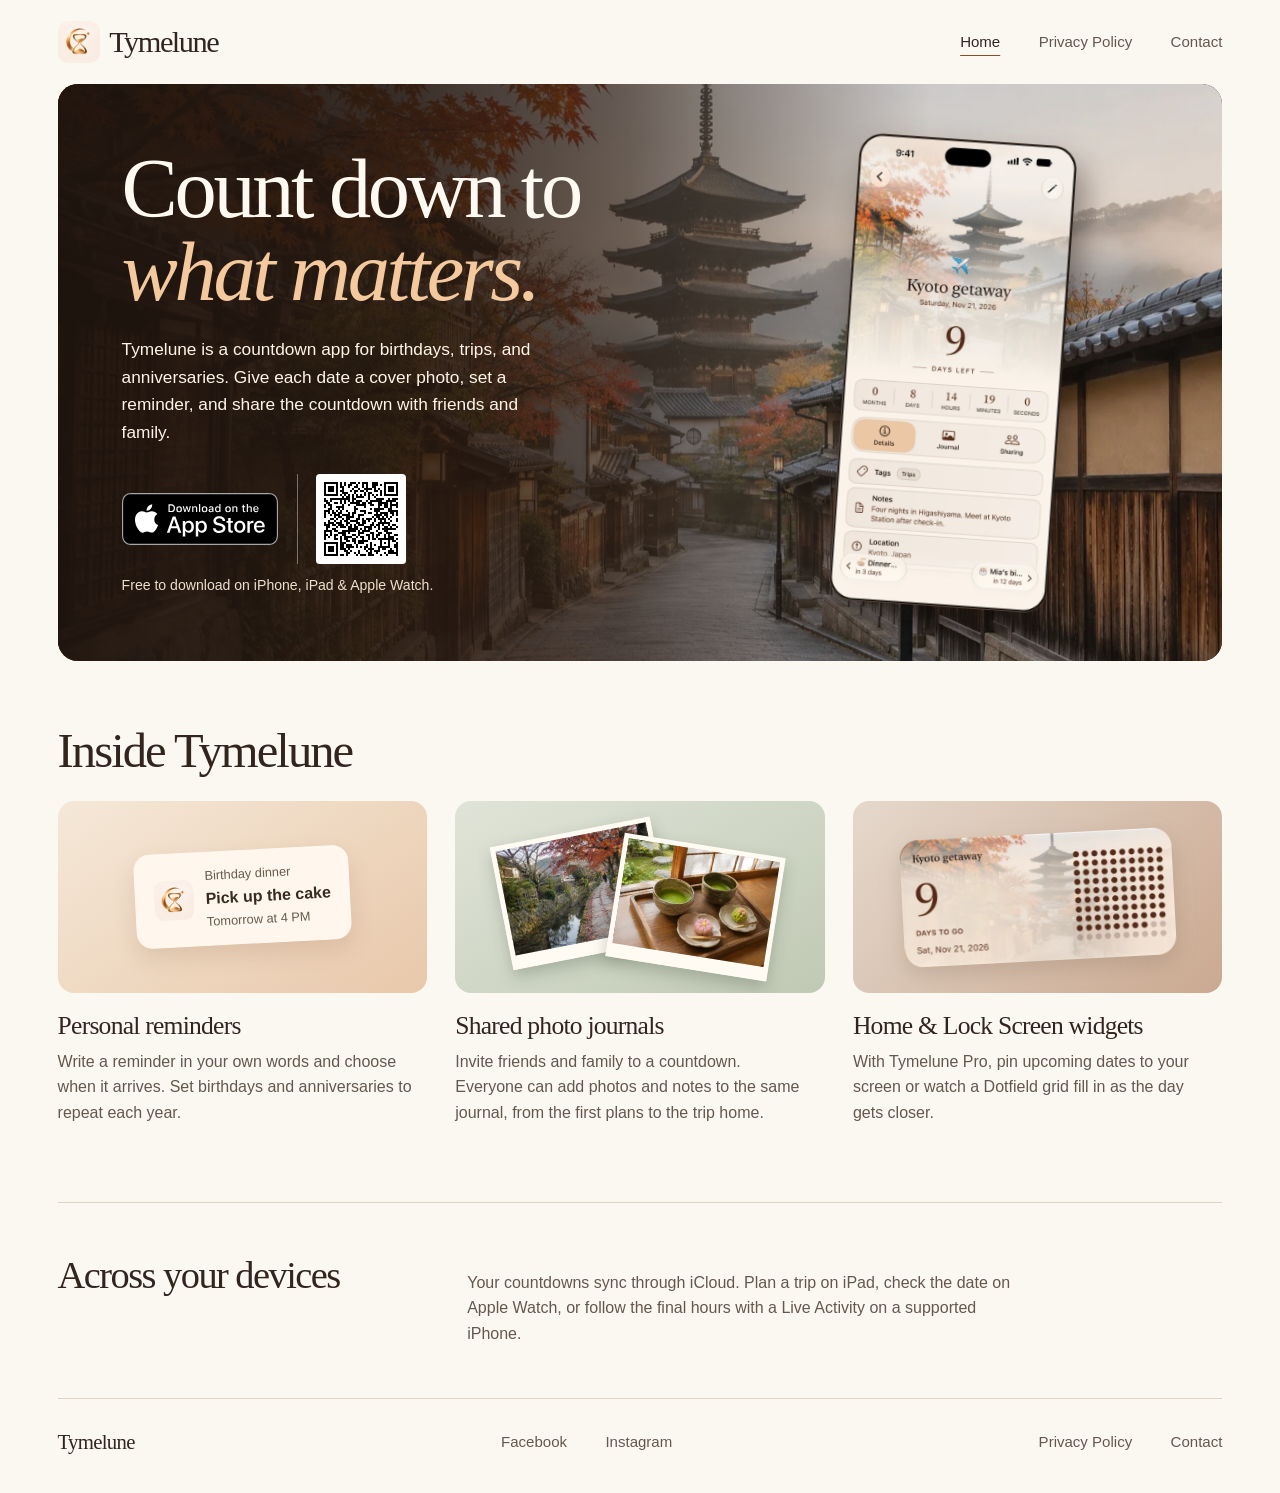
<file: index.html>
<!doctype html>
<html lang="en">
  <head>
    <meta charset="utf-8" />
    <meta name="viewport" content="width=device-width, initial-scale=1" />
    <title>Tymelune — Countdown App for iPhone, iPad &amp; Apple Watch</title>
    <meta name="description" content="Count down to birthdays, trips, and anniversaries with Tymelune. Set reminders, share a photo journal, and add countdown widgets to your Home or Lock Screen." />
    <link rel="canonical" href="https://toffyffot.github.io/tymelune-info-page/" />
    <meta property="og:type" content="website" />
    <meta property="og:site_name" content="Tymelune" />
    <meta property="og:title" content="Tymelune — Countdown App for iPhone, iPad &amp; Apple Watch" />
    <meta property="og:description" content="Count down to birthdays, trips, and anniversaries with Tymelune. Set reminders, share a photo journal, and add countdown widgets to your Home or Lock Screen." />
    <meta property="og:url" content="https://toffyffot.github.io/tymelune-info-page/" />
    <meta property="og:image" content="https://toffyffot.github.io/tymelune-info-page/tymelune-header.jpg" />
    <meta property="og:image:width" content="1600" />
    <meta property="og:image:height" content="686" />
    <meta property="og:image:alt" content="Tymelune wordmark with a gold crescent and hourglass" />
    <meta name="twitter:card" content="summary_large_image" />
    <link rel="icon" type="image/png" href="app-icon.png" />
    <link rel="stylesheet" href="styles.css" />
    <script type="application/ld+json">
      {
        "@context": "https://schema.org",
        "@type": "MobileApplication",
        "name": "Tymelune",
        "url": "https://toffyffot.github.io/tymelune-info-page/",
        "sameAs": [
          "https://www.facebook.com/tymelune",
          "https://www.instagram.com/tymelune"
        ],
        "description": "A countdown app for birthdays, trips, and anniversaries with personal reminders, shared photo journals, and optional Pro widgets.",
        "applicationCategory": "Productivity",
        "operatingSystem": ["iOS", "iPadOS", "watchOS"],
        "image": "https://toffyffot.github.io/tymelune-info-page/app-icon.png",
        "screenshot": "https://toffyffot.github.io/tymelune-info-page/assets/countdown-detail.webp",
        "downloadUrl": "https://apps.apple.com/us/app/tymelune-countdowns-widgets/id6758598164",
        "offers": {
          "@type": "Offer",
          "price": "0",
          "priceCurrency": "USD"
        }
      }
    </script>
  </head>
  <body>
    <a class="skip-link" href="#main">Skip to content</a>
    <header class="site-header">
      <div class="shell masthead">
        <a class="brand" href="index.html" aria-label="Tymelune home">
          <img src="app-icon.png" alt="" width="42" height="42" />
          Tymelune
        </a>
        <nav class="primary-nav" aria-label="Main navigation">
          <a href="index.html" aria-current="page">Home</a>
          <a href="privacy.html">Privacy Policy</a>
          <a href="contact.html">Contact</a>
        </nav>
      </div>
    </header>

    <main id="main" class="shell">
      <section class="hero" aria-labelledby="hero-title">
        <img class="hero-landscape" src="assets/kyoto.webp"
             srcset="assets/kyoto-800.webp 800w, assets/kyoto.webp 1450w"
             sizes="(max-width: 86rem) 91vw, 78rem"
             width="1450" height="966" alt="" fetchpriority="high" />
        <div class="hero-copy">
          <h1 id="hero-title">Count down to<br /><em>what matters.</em></h1>
          <p>Tymelune is a countdown app for birthdays, trips, and anniversaries. Give each date a cover photo, set a reminder, and share the countdown with friends and family.</p>
          <div class="download">
            <a class="store-badge" href="https://apps.apple.com/us/app/tymelune-countdowns-widgets/id6758598164">
              <img src="assets/app-store-badge.svg" width="156" height="52" alt="Download Tymelune on the App Store" />
            </a>
            <a class="scan-link" href="https://apps.apple.com/us/app/tymelune-countdowns-widgets/id6758598164" aria-label="Open Tymelune on the App Store">
              <img src="assets/app-store-qr.png" width="90" height="90" alt="QR code for the Tymelune App Store listing" />
            </a>
          </div>
          <p class="platforms">Free to download on iPhone, iPad &amp; Apple Watch.</p>
        </div>
        <div class="hero-device">
          <img src="assets/countdown-detail.webp" width="524" height="1126" alt="Tymelune showing nine days until a Kyoto getaway, with a cover photo, notes, and a shared journal." />
        </div>
      </section>

      <section class="features" aria-labelledby="features-title">
        <h2 id="features-title">Inside Tymelune</h2>
        <div class="feature-grid">
          <article>
            <div class="feature-art reminder-art" aria-hidden="true">
              <div class="reminder">
                <img src="app-icon.png" width="40" height="40" alt="" />
                <div><span>Birthday dinner</span><strong>Pick up the cake</strong><small>Tomorrow at 4 PM</small></div>
              </div>
            </div>
            <h3>Personal reminders</h3>
            <p>Write a reminder in your own words and choose when it arrives. Set birthdays and anniversaries to repeat each year.</p>
          </article>
          <article>
            <div class="feature-art journal-art" aria-hidden="true">
              <img class="print print-walk" src="assets/canal-walk.webp" width="700" height="466" alt="" loading="lazy" />
              <img class="print print-tea" src="assets/tea-house.webp" width="450" height="300" alt="" loading="lazy" />
            </div>
            <h3>Shared photo journals</h3>
            <p>Invite friends and family to a countdown. Everyone can add photos and notes to the same journal, from the first plans to the trip home.</p>
          </article>
          <article>
            <div class="feature-art widget-art">
              <img src="assets/dotfield-widget.webp" width="650" height="304" alt="A Dotfield widget showing the days left until a Kyoto trip." loading="lazy" />
            </div>
            <h3>Home &amp; Lock Screen widgets</h3>
            <p>With Tymelune Pro, pin upcoming dates to your screen or watch a Dotfield grid fill in as the day gets closer.</p>
          </article>
        </div>
      </section>

      <section class="device-sync" aria-labelledby="sync-title">
        <h2 id="sync-title">Across your devices</h2>
        <p>Your countdowns sync through iCloud. Plan a trip on iPad, check the date on Apple Watch, or follow the final hours with a Live Activity on a supported iPhone.</p>
      </section>
    </main>

    <footer class="shell site-footer">
      <a class="footer-brand" href="index.html">Tymelune</a>
      <nav aria-label="Follow Tymelune">
        <a href="https://www.facebook.com/tymelune">Facebook</a>
        <a href="https://www.instagram.com/tymelune">Instagram</a>
      </nav>
      <nav aria-label="Footer navigation">
        <a href="privacy.html">Privacy Policy</a>
        <a href="contact.html">Contact</a>
      </nav>
    </footer>
  </body>
</html>
</file>
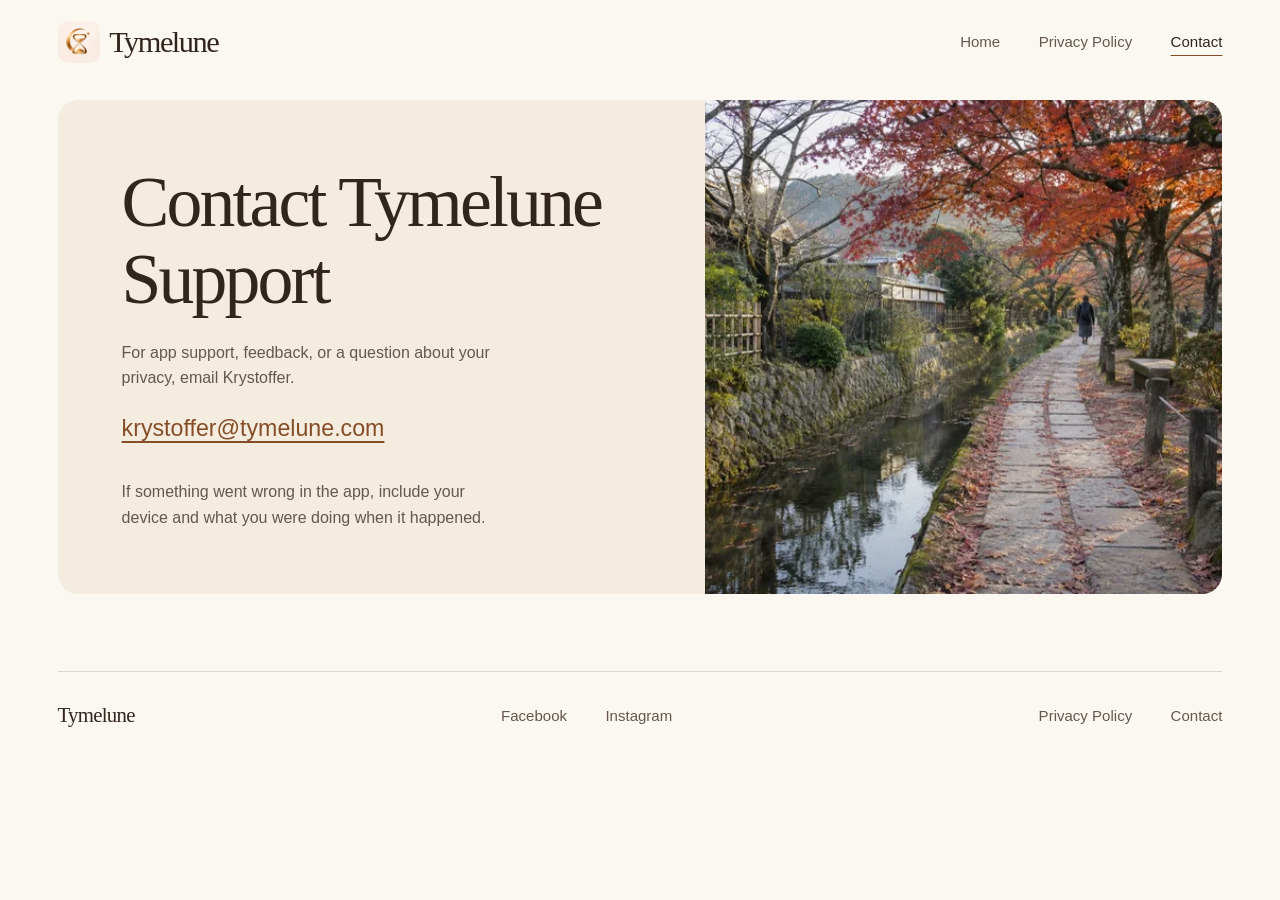
<file: contact.html>
<!doctype html>
<html lang="en">
  <head>
    <meta charset="utf-8" />
    <meta name="viewport" content="width=device-width, initial-scale=1" />
    <title>Contact Tymelune Support</title>
    <meta name="description" content="Email the developer of Tymelune for help with the countdown app on iPhone, iPad, or Apple Watch, to report a problem, or to ask a privacy question." />
    <link rel="canonical" href="https://toffyffot.github.io/tymelune-info-page/contact.html" />
    <meta property="og:type" content="website" />
    <meta property="og:site_name" content="Tymelune" />
    <meta property="og:title" content="Contact Tymelune Support" />
    <meta property="og:description" content="Email the developer of Tymelune for help with the countdown app on iPhone, iPad, or Apple Watch, to report a problem, or to ask a privacy question." />
    <meta property="og:url" content="https://toffyffot.github.io/tymelune-info-page/contact.html" />
    <meta property="og:image" content="https://toffyffot.github.io/tymelune-info-page/tymelune-header.jpg" />
    <meta property="og:image:width" content="1600" />
    <meta property="og:image:height" content="686" />
    <meta property="og:image:alt" content="Tymelune wordmark with a gold crescent and hourglass" />
    <meta name="twitter:card" content="summary_large_image" />
    <link rel="icon" type="image/png" href="app-icon.png" />
    <link rel="stylesheet" href="styles.css" />
  </head>
  <body>
    <a class="skip-link" href="#main">Skip to content</a>
    <header class="site-header">
      <div class="shell masthead">
        <a class="brand" href="index.html" aria-label="Tymelune home">
          <img src="app-icon.png" alt="" width="42" height="42" />
          Tymelune
        </a>
        <nav class="primary-nav" aria-label="Main navigation">
          <a href="index.html">Home</a>
          <a href="privacy.html">Privacy Policy</a>
          <a href="contact.html" aria-current="page">Contact</a>
        </nav>
      </div>
    </header>

    <main id="main" class="shell contact-page">
      <section class="contact-panel" aria-labelledby="contact-title">
        <div class="contact-copy">
          <h1 id="contact-title">Contact Tymelune Support</h1>
          <p>For app support, feedback, or a question about your privacy, email Krystoffer.</p>
          <a class="email-link" href="mailto:krystoffer@tymelune.com">krystoffer@tymelune.com</a>
          <p class="contact-note">If something went wrong in the app, include your device and what you were doing when it happened.</p>
        </div>
        <img class="contact-photo" src="assets/canal-walk.webp" width="700" height="466" alt="An autumn walk beside a canal in Kyoto, from the app’s sample journal." />
      </section>
    </main>

    <footer class="shell site-footer">
      <a class="footer-brand" href="index.html">Tymelune</a>
      <nav aria-label="Follow Tymelune">
        <a href="https://www.facebook.com/tymelune">Facebook</a>
        <a href="https://www.instagram.com/tymelune">Instagram</a>
      </nav>
      <nav aria-label="Footer navigation">
        <a href="privacy.html">Privacy Policy</a>
        <a href="contact.html">Contact</a>
      </nav>
    </footer>
  </body>
</html>
</file>
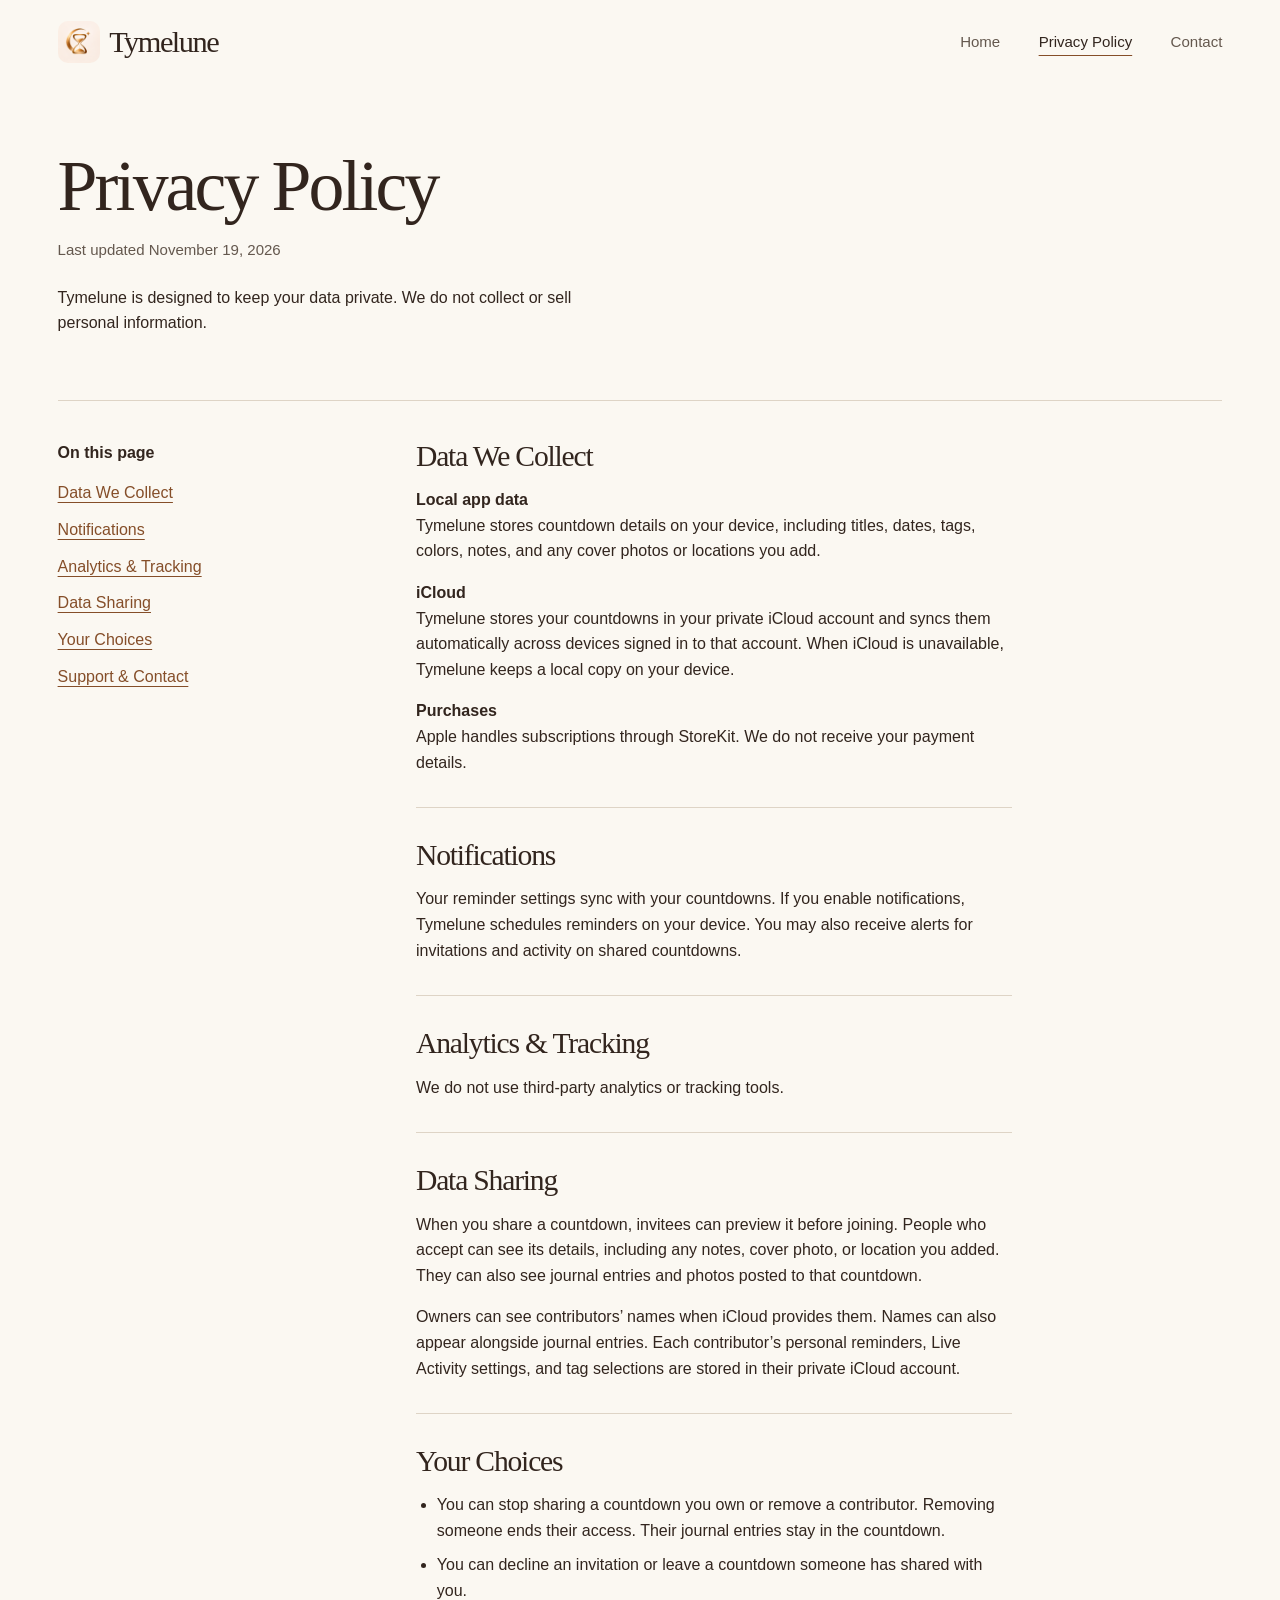
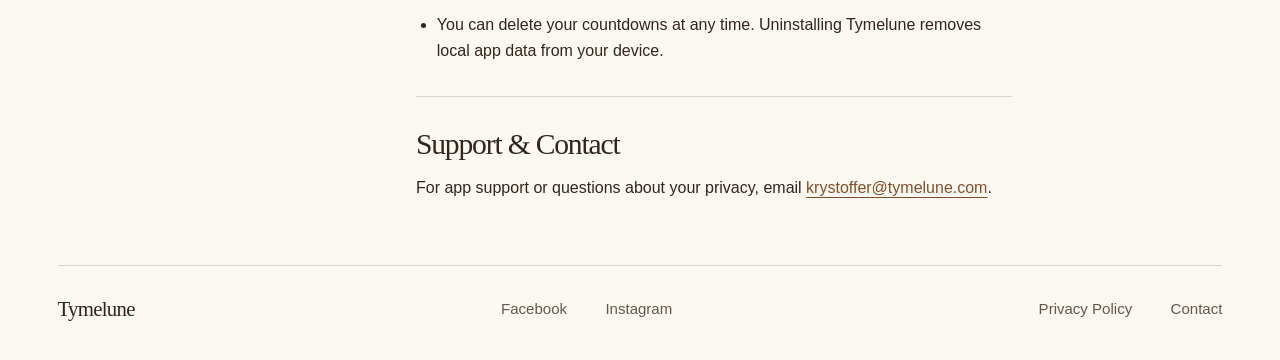
<file: privacy.html>
<!doctype html>
<html lang="en">
  <head>
    <meta charset="utf-8" />
    <meta name="viewport" content="width=device-width, initial-scale=1" />
    <title>Tymelune Privacy Policy</title>
    <meta name="description" content="Learn how Tymelune stores countdowns on your device and in iCloud, what guests can see in shared journals, and how to manage or delete your data." />
    <link rel="canonical" href="https://toffyffot.github.io/tymelune-info-page/privacy.html" />
    <meta property="og:type" content="website" />
    <meta property="og:site_name" content="Tymelune" />
    <meta property="og:title" content="Tymelune Privacy Policy" />
    <meta property="og:description" content="Learn how Tymelune stores countdowns on your device and in iCloud, what guests can see in shared journals, and how to manage or delete your data." />
    <meta property="og:url" content="https://toffyffot.github.io/tymelune-info-page/privacy.html" />
    <meta property="og:image" content="https://toffyffot.github.io/tymelune-info-page/tymelune-header.jpg" />
    <meta property="og:image:width" content="1600" />
    <meta property="og:image:height" content="686" />
    <meta property="og:image:alt" content="Tymelune wordmark with a gold crescent and hourglass" />
    <meta name="twitter:card" content="summary_large_image" />
    <link rel="icon" type="image/png" href="app-icon.png" />
    <link rel="stylesheet" href="styles.css" />
  </head>
  <body>
    <a class="skip-link" href="#main">Skip to content</a>
    <header class="site-header">
      <div class="shell masthead">
        <a class="brand" href="index.html" aria-label="Tymelune home">
          <img src="app-icon.png" alt="" width="42" height="42" />
          Tymelune
        </a>
        <nav class="primary-nav" aria-label="Main navigation">
          <a href="index.html">Home</a>
          <a href="privacy.html" aria-current="page">Privacy Policy</a>
          <a href="contact.html">Contact</a>
        </nav>
      </div>
    </header>

    <main id="main" class="shell inner-page">
      <header class="page-heading">
        <h1>Privacy Policy</h1>
        <p class="updated">Last updated <time datetime="2026-11-19">November 19, 2026</time></p>
        <p>Tymelune is designed to keep your data private. We do not collect or sell personal information.</p>
      </header>

      <div class="policy-layout">
        <nav class="contents" aria-label="Policy sections">
          <h2>On this page</h2>
          <ul>
            <li><a href="#data">Data We Collect</a></li>
            <li><a href="#notifications">Notifications</a></li>
            <li><a href="#analytics">Analytics &amp; Tracking</a></li>
            <li><a href="#sharing">Data Sharing</a></li>
            <li><a href="#choices">Your Choices</a></li>
            <li><a href="#support">Support &amp; Contact</a></li>
          </ul>
        </nav>
        <article class="policy-text" aria-label="Privacy policy details">
          <section id="data">
            <h2>Data We Collect</h2>
            <dl>
              <dt>Local app data</dt>
              <dd>Tymelune stores countdown details on your device, including titles, dates, tags, colors, notes, and any cover photos or locations you add.</dd>
              <dt>iCloud</dt>
              <dd>Tymelune stores your countdowns in your private iCloud account and syncs them automatically across devices signed in to that account. When iCloud is unavailable, Tymelune keeps a local copy on your device.</dd>
              <dt>Purchases</dt>
              <dd>Apple handles subscriptions through StoreKit. We do not receive your payment details.</dd>
            </dl>
          </section>

          <section id="notifications">
            <h2>Notifications</h2>
            <p>Your reminder settings sync with your countdowns. If you enable notifications, Tymelune schedules reminders on your device. You may also receive alerts for invitations and activity on shared countdowns.</p>
          </section>

          <section id="analytics">
            <h2>Analytics &amp; Tracking</h2>
            <p>We do not use third-party analytics or tracking tools.</p>
          </section>

          <section id="sharing">
            <h2>Data Sharing</h2>
            <p>When you share a countdown, invitees can preview it before joining. People who accept can see its details, including any notes, cover photo, or location you added. They can also see journal entries and photos posted to that countdown.</p>
            <p>Owners can see contributors’ names when iCloud provides them. Names can also appear alongside journal entries. Each contributor’s personal reminders, Live Activity settings, and tag selections are stored in their private iCloud account.</p>
          </section>

          <section id="choices">
            <h2>Your Choices</h2>
            <ul>
              <li>You can stop sharing a countdown you own or remove a contributor. Removing someone ends their access. Their journal entries stay in the countdown.</li>
              <li>You can decline an invitation or leave a countdown someone has shared with you.</li>
              <li>You can delete your countdowns at any time. Uninstalling Tymelune removes local app data from your device.</li>
            </ul>
          </section>

          <section id="support">
            <h2>Support &amp; Contact</h2>
            <p>For app support or questions about your privacy, email <a href="mailto:krystoffer@tymelune.com">krystoffer@tymelune.com</a>.</p>
          </section>
        </article>
      </div>
    </main>

    <footer class="shell site-footer">
      <a class="footer-brand" href="index.html">Tymelune</a>
      <nav aria-label="Follow Tymelune">
        <a href="https://www.facebook.com/tymelune">Facebook</a>
        <a href="https://www.instagram.com/tymelune">Instagram</a>
      </nav>
      <nav aria-label="Footer navigation">
        <a href="privacy.html">Privacy Policy</a>
        <a href="contact.html">Contact</a>
      </nav>
    </footer>
  </body>
</html>
</file>
<file: styles.css>
:root {
  color-scheme: light dark;
  --paper: #fbf8f2;
  --panel: #f4ecdf;
  --ink: #32251e;
  --muted: #64584e;
  --accent: #854e29;
  --line: #ded4c6;
  --serif: "Iowan Old Style", "Palatino Linotype", Palatino, Georgia, serif;
  font-family: -apple-system, BlinkMacSystemFont, "Segoe UI", sans-serif;
  color: var(--ink);
  background: var(--paper);
}

@media (prefers-color-scheme: dark) {
  :root {
    --paper: #201b17;
    --panel: #2b241e;
    --ink: #f8eee2;
    --muted: #c8b9a9;
    --accent: #edb587;
    --line: #493d33;
  }
}

* { box-sizing: border-box; }
body { margin: 0; line-height: 1.6; }
img { display: block; max-width: 100%; }
h1, h2, h3, p, dl, dd { margin: 0; }
h1, h2, h3, .brand, .footer-brand {
  font-family: var(--serif);
  font-weight: 500;
  line-height: 1.08;
}
h1, h2 { letter-spacing: -.04em; }
h1 { font-size: clamp(2.75rem, 5.6vw, 5rem); }
h2 { font-size: clamp(2.2rem, 3.8vw, 3.3rem); }
h3 { font-size: clamp(1.5rem, 2vw, 1.85rem); letter-spacing: -.03em; }
a { color: var(--accent); text-underline-offset: .22em; }
a:focus-visible { outline: 3px solid currentColor; outline-offset: 4px; }
.shell { width: min(78rem, calc(100% - clamp(2rem, 9vw, 9rem))); margin-inline: auto; }
.skip-link { position: absolute; z-index: 5; left: 1rem; top: -6rem; background: var(--paper); padding: .5rem 1rem; }
.skip-link:focus { top: .5rem; }
.masthead, .site-footer, .primary-nav, .site-footer nav, .brand { display: flex; align-items: center; }
.masthead, .site-footer { justify-content: space-between; gap: 1.2rem; }
.masthead { padding-block: 1.25rem; }
.brand, .footer-brand { color: var(--ink); text-decoration: none; }
.brand { gap: .6rem; font-size: 1.9rem; letter-spacing: -.05em; }
.brand img { border-radius: 24%; }
.primary-nav, .site-footer nav { gap: clamp(1rem, 3vw, 2.4rem); }
.primary-nav a, .site-footer nav a {
  display: inline-flex;
  align-items: center;
  min-height: 2.75rem;
  color: var(--muted);
  font-size: .94rem;
  text-decoration: none;
}
.primary-nav a[aria-current], .primary-nav a:hover, .site-footer nav a:hover {
  color: var(--ink);
  text-decoration: underline;
  text-decoration-color: var(--accent);
  text-underline-offset: .5em;
}
.site-footer { border-top: 1px solid var(--line); padding-block: 1.35rem 1.8rem; }
.footer-brand { font-size: 1.3rem; letter-spacing: -.035em; }

.hero {
  position: relative;
  isolation: isolate;
  display: grid;
  grid-template-columns: 1.1fr .9fr;
  align-items: center;
  overflow: hidden;
  min-height: 32rem;
  border-radius: 1.25rem;
  background: #31251c;
  color: #fffaf1;
}
.hero-landscape, .hero::before {
  position: absolute;
  inset: 0;
  width: 100%;
  height: 100%;
}
.hero-landscape { z-index: -2; object-fit: cover; object-position: 50% 50%; }
.hero::before {
  content: "";
  z-index: -1;
  background: linear-gradient(90deg, rgb(30 20 14 / 96%) 0%, rgb(36 23 16 / 89%) 29%, rgb(41 26 16 / 66%) 49%, rgb(44 28 18 / 7%) 75%);
}
.hero-copy { padding: clamp(2rem, 5vw, 4.5rem) 0 clamp(2rem, 5vw, 4.5rem) clamp(2rem, 5vw, 4.5rem); }
.hero h1 { font-size: clamp(3.4rem, 6.6vw, 6rem); line-height: .98; }
.hero h1 em { color: #f3c99d; font-weight: inherit; }
.hero-copy > p { max-width: 27rem; margin-top: 1.4rem; font-size: 1.08rem; color: #fff4e7; }
.download { display: flex; align-items: center; gap: 1.2rem; margin-top: 1.7rem; }
.download a { display: block; color: #fffaf1; border-radius: .5rem; }
.store-badge img { width: 9.75rem; height: auto; }
.download .scan-link { padding-left: 1.15rem; border-left: 1px solid rgb(255 255 255 / 38%); border-radius: 0; }
.scan-link img { border-radius: .24rem; image-rendering: pixelated; }
.hero-copy .platforms { margin-top: .65rem; font-size: .88rem; color: #eedfcd; }
.hero-device { display: grid; place-items: center; align-self: stretch; padding: 1.9rem 1rem 1.9rem 0; }
.hero-device img {
  width: clamp(11rem, 17vw, 14rem);
  height: auto;
  transform: rotate(4deg);
  filter: drop-shadow(.6rem 1rem 1rem rgb(22 13 7 / 42%));
}

.features { padding-block: clamp(2.5rem, 5vw, 4.5rem) clamp(3rem, 6vw, 5rem); }
.feature-grid { display: grid; grid-template-columns: repeat(3, minmax(0, 1fr)); gap: clamp(1.2rem, 2.2vw, 2rem); margin-top: 1.5rem; }
.feature-art {
  display: grid;
  place-items: center;
  position: relative;
  height: clamp(11rem, 15vw, 13rem);
  border-radius: 1rem;
  overflow: hidden;
}
.feature-grid h3 { margin-block: 1.2rem .55rem; }
.feature-grid p { color: var(--muted); max-width: 40ch; }
.reminder-art { background: linear-gradient(145deg, #f5e8d8, #e8c8aa); }
.reminder {
  display: flex;
  align-items: center;
  gap: .7rem;
  padding: .8rem 1.15rem;
  border: 1px solid #fff7ef;
  border-radius: 1rem;
  background: #fff7ed;
  color: #392b21;
  box-shadow: 0 .65rem 1.4rem #80583729;
  transform: rotate(-3deg);
}
.reminder img { border-radius: .65rem; }
.reminder span, .reminder strong, .reminder small { display: block; }
.reminder span, .reminder small { color: #685a4d; font-size: .8rem; }
.reminder strong { font-size: 1rem; }
.journal-art { background: linear-gradient(150deg, #e0e4d8, #c0c9b4); }
.print {
  position: absolute;
  top: 50%;
  width: 44%;
  max-width: 10.9rem;
  height: 65%;
  object-fit: cover;
  border: .37rem solid #fffaf2;
  border-bottom-width: .9rem;
  box-shadow: 0 .45rem .9rem #35422e40;
}
.print-walk { right: 44%; transform: translateY(-53%) rotate(-11deg); }
.print-tea { left: 43%; transform: translateY(-42%) rotate(9deg); }
.widget-art { background: linear-gradient(135deg, #e5d8cc, #caa991); }
.widget-art img { width: 76%; max-width: 17rem; height: auto; transform: rotate(-3deg); filter: drop-shadow(0 .5rem .65rem #654f3e33); }

.device-sync { display: grid; grid-template-columns: 1fr 2fr; gap: 2rem; align-items: baseline; border-top: 1px solid var(--line); padding-block: clamp(2rem, 4vw, 3.5rem); }
.device-sync h2 { font-size: clamp(1.75rem, 3vw, 2.5rem); }
.device-sync p { color: var(--muted); max-width: 62ch; }

.page-heading { padding-block: clamp(2rem, 5vw, 4rem); border-bottom: 1px solid var(--line); }
.page-heading p { max-width: 63ch; }
.updated { margin: .8rem 0 1.4rem; font-size: .94rem; color: var(--muted); }
.policy-layout { display: grid; grid-template-columns: minmax(12rem, 1fr) minmax(0, 3fr); gap: clamp(2rem, 7vw, 6rem); padding: 2.5rem 0 4rem; }
.contents { align-self: start; position: sticky; top: 1.5rem; }
.contents h2 { font: 600 1rem/1.5 -apple-system, BlinkMacSystemFont, "Segoe UI", sans-serif; letter-spacing: 0; }
.contents ul { padding: 0; list-style: none; margin: .6rem 0 0; }
.contents a { display: inline-block; padding-block: .35rem; }
.policy-text { max-width: 67ch; }
.policy-text section { scroll-margin-top: 1.5rem; }
.policy-text section + section { margin-top: 2rem; padding-top: 2rem; border-top: 1px solid var(--line); }
.policy-text h2 { font-size: 1.85rem; margin-bottom: .9rem; }
.policy-text dt { font-weight: 650; }
.policy-text dd + dt, .policy-text p + p { margin-top: 1rem; }
.policy-text ul { margin: 0; padding-left: 1.3rem; }
.policy-text li + li { margin-top: .55rem; }
.contact-page { padding-block: 1rem clamp(3rem, 6vw, 5rem); }
.contact-panel { display: grid; grid-template-columns: 1.25fr 1fr; overflow: hidden; border-radius: 1.25rem; background: var(--panel); }
.contact-copy { align-self: center; padding: clamp(2rem, 5vw, 4rem); }
.contact-copy p { max-width: 42ch; margin-top: 1.3rem; color: var(--muted); }
.email-link { display: inline-block; margin-top: 1.2rem; font-size: clamp(1rem, 2vw, 1.45rem); overflow-wrap: anywhere; }
.contact-copy .contact-note { font-size: 1rem; margin-top: 2rem; }
.contact-photo { width: 100%; height: 100%; min-height: 27rem; object-fit: cover; }

@media (max-width: 56rem) {
  .hero { min-height: 28rem; grid-template-columns: 1.25fr .75fr; }
  .hero-copy { padding-left: 2rem; }
  .feature-grid { gap: 1rem; }
  .reminder { padding: .65rem .8rem; gap: .45rem; }
  .reminder img { width: 2rem; height: 2rem; }
}

@media (max-width: 45rem) {
  .site-footer { flex-direction: column; align-items: flex-start; gap: .25rem; }
  .masthead { gap: .65rem; padding-block: .85rem; }
  .brand { gap: .35rem; font-size: 1.55rem; }
  .brand img { width: 2.05rem; height: 2.05rem; }
  .primary-nav { gap: .85rem; }
  .primary-nav a { font-size: .875rem; }
  .hero { display: flex; align-items: flex-end; min-height: 31rem; }
  .hero-device { display: none; }
  .hero-landscape { object-position: 58% center; }
  .hero::before { background: linear-gradient(0deg, #241910 1%, rgb(36 25 16 / 93%) 34%, rgb(36 25 16 / 82%) 49%, rgb(36 25 16 / 10%) 84%); }
  .hero-copy { padding: 8rem 1.6rem 1.8rem; }
  .hero h1 { font-size: clamp(3rem, 9vw, 4.3rem); }
  .hero-copy > p { font-size: 1rem; margin-top: 1rem; }
  .download { margin-top: 1.35rem; }
  .download .scan-link { display: none; }
  .feature-grid { grid-template-columns: 1fr; gap: 2rem; }
  .feature-art { height: 11.5rem; }
  .feature-grid p { max-width: 56ch; }
  .feature-grid h3 { margin-top: .95rem; }
  .device-sync { grid-template-columns: 1fr; gap: .75rem; }
  .policy-layout { grid-template-columns: 1fr; gap: 2rem; }
  .contents { position: static; }
  .contents ul { display: flex; flex-wrap: wrap; gap: 0 1.2rem; }
  .contact-panel { grid-template-columns: 1fr; }
  .contact-photo { min-height: 0; height: 13rem; }
  .contact-copy { padding: 2rem 1.5rem; }
}

@media (max-width: 24rem) {
  .masthead { flex-wrap: wrap; }
  .primary-nav { gap: 1rem; }
  .hero-copy { padding-inline: 1.15rem; }
}
</file>
